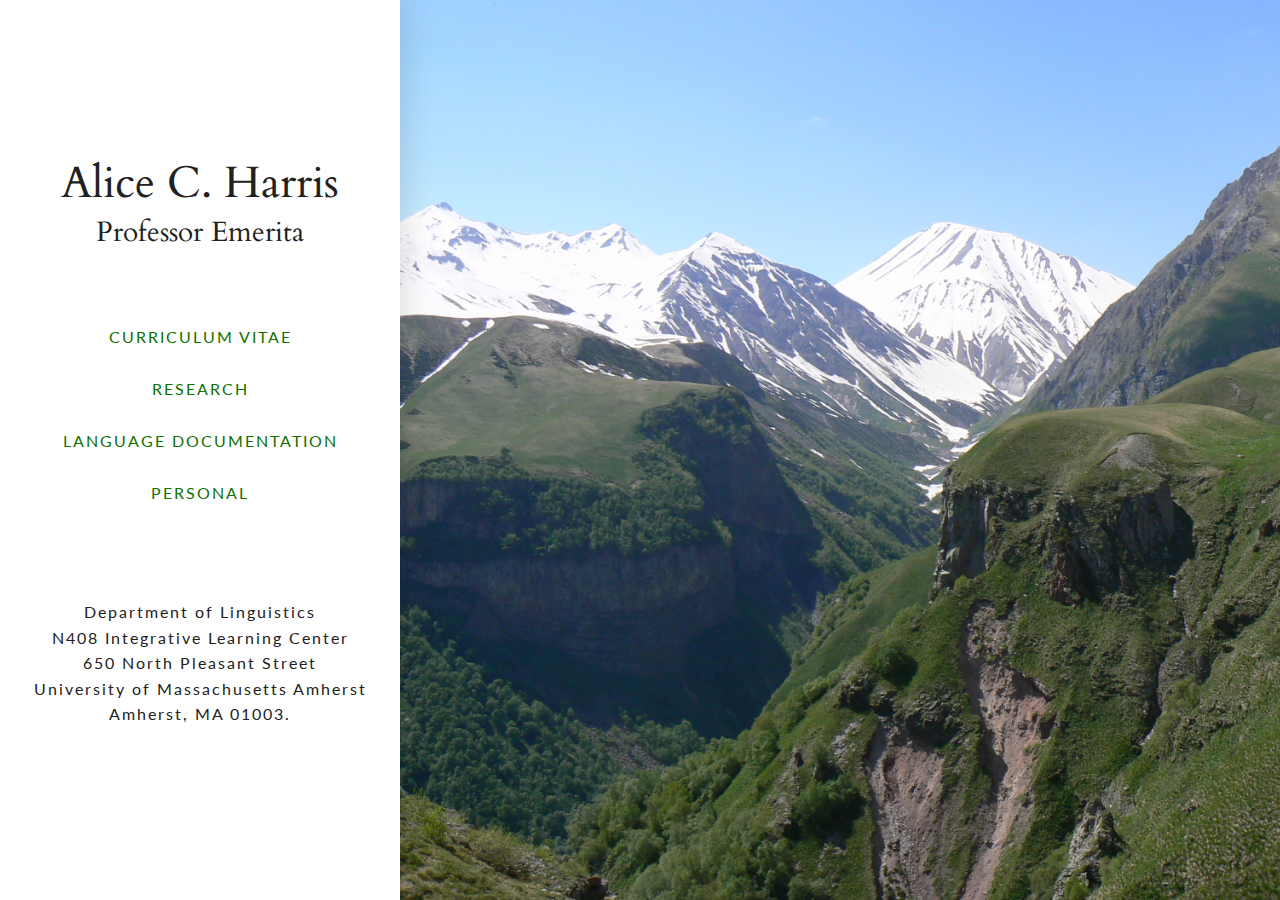
<file: index.html>
<!DOCTYPE html>
<html lang="en">

<head>
    <meta charset="UTF-8">
    <meta name="viewport" content="width=device-width, initial-scale=1.0">
    <meta http-equiv="X-UA-Compatible" content="ie=edge">
    <title>Alice C. Harris</title>
    <link rel="stylesheet" href="./style.css">
    <link rel="preconnect" href="https://fonts.googleapis.com">
    <link rel="preconnect" href="https://fonts.gstatic.com" crossorigin>
    <link href="https://fonts.googleapis.com/css2?family=Cardo&family=Lato:wght@400;700&display=swap" rel="stylesheet">
    <link rel="icon" href="./favicon.ico" type="image/x-icon">
</head>

<body>
<main>
    <header>
        <span class="header-name serif"><a href="/">Alice C. Harris</a></span>
        <span class="header-title serif">Professor Emerita</span>
        <nav>
            <span><a href="Alice-CV.pdf" target="_blank">Curriculum Vitae</a></span>
            <span><a href="research/">Research</a></span>
            <span><a href="language-documentation/">Language Documentation</a></span>
            <span><a href="personal/">Personal</a></span>
        </nav>
        <div class="address">
            <span>Department of Linguistics</span>
            <span>N408 Integrative Learning Center</span>
            <span>650 North Pleasant Street</span>
            <span>University of Massachusetts Amherst</span>
            <span>Amherst, MA 01003.</span>
        </div>
    </header>
    <section>
        <img src="caucus.jpeg" alt="Caucus">
    </section>
</main>
</body>

</html>
</file>
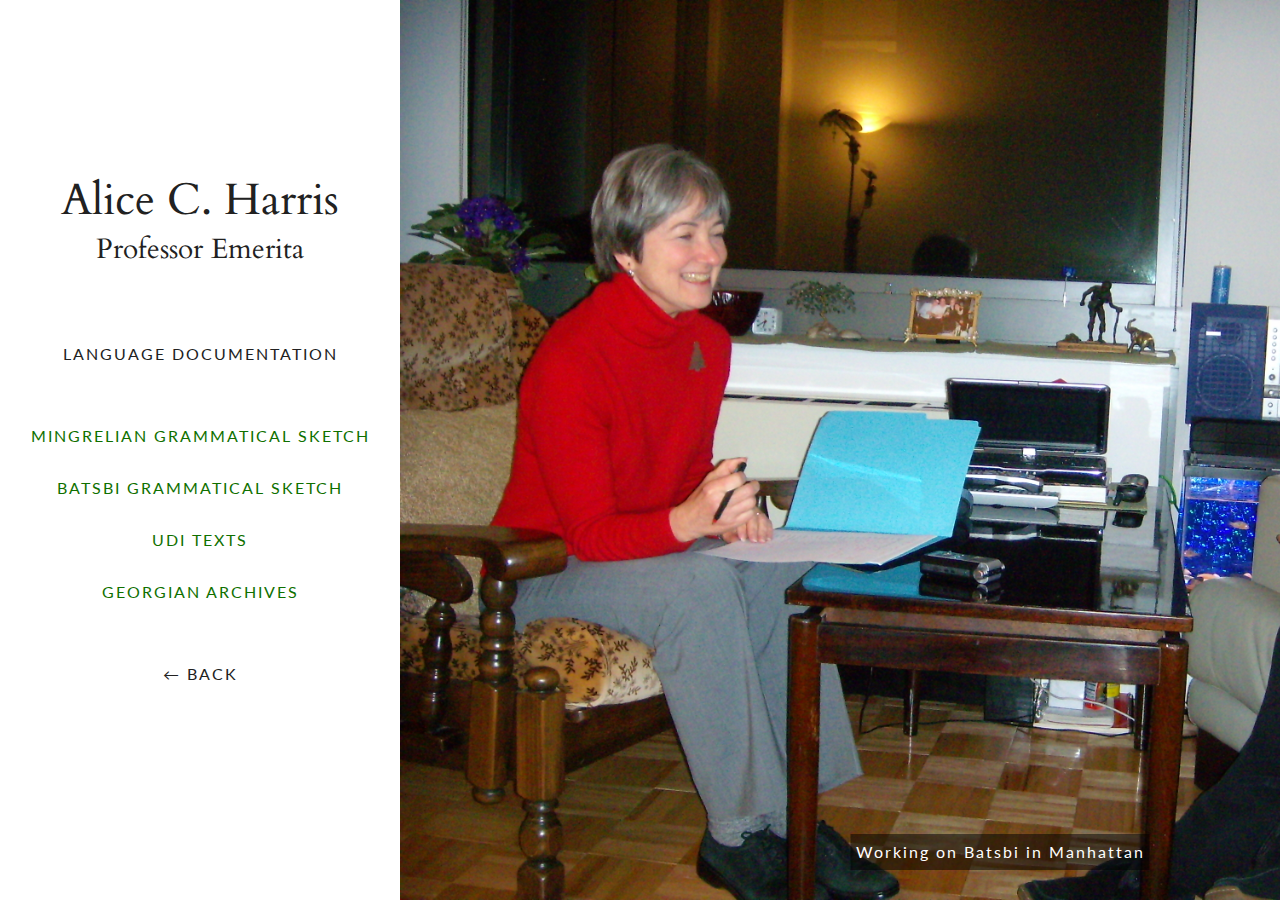
<file: language-documentation/index.html>
<!DOCTYPE html>
<html lang="en">

<head>
    <meta charset="UTF-8">
    <meta name="viewport" content="width=device-width, initial-scale=1.0">
    <meta http-equiv="X-UA-Compatible" content="ie=edge">
    <title>Alice C. Harris - Language Documentation</title>
    <link rel="stylesheet" href="../style.css">
    <link rel="preconnect" href="https://fonts.googleapis.com">
    <link rel="preconnect" href="https://fonts.gstatic.com" crossorigin>
    <link href="https://fonts.googleapis.com/css2?family=Cardo&family=Lato:wght@400;700&display=swap" rel="stylesheet">
    <link rel="icon" href="./favicon.ico" type="image/x-icon">
</head>

<body>
<main>
    <header>
        <span class="header-name serif"><a href="/">Alice C. Harris</a></span>
        <span class="header-title serif">Professor Emerita</span>
        <nav>
            <span class="page-title">Language Documentation</span>

            <span><a href="mingrelian-grammatical-sketch/">Mingrelian Grammatical Sketch</a></span>
            <span><a href="batsbi-grammatical-sketch/">Batsbi Grammatical Sketch</a></span>
            <span><a href="udi-texts/">Udi Texts</a></span>
            <span><a href="georgian-archives/">Georgian Archives</a></span>
            <span class="back"><a href="../">&larr; Back</a></span>
        </nav>
    </header>
    <section>
        <img src="language-documentation.jpeg" alt="Language Documentation">
        <span>Working on Batsbi in Manhattan</span>
    </section>
</main>
</body>

</html>
</file>
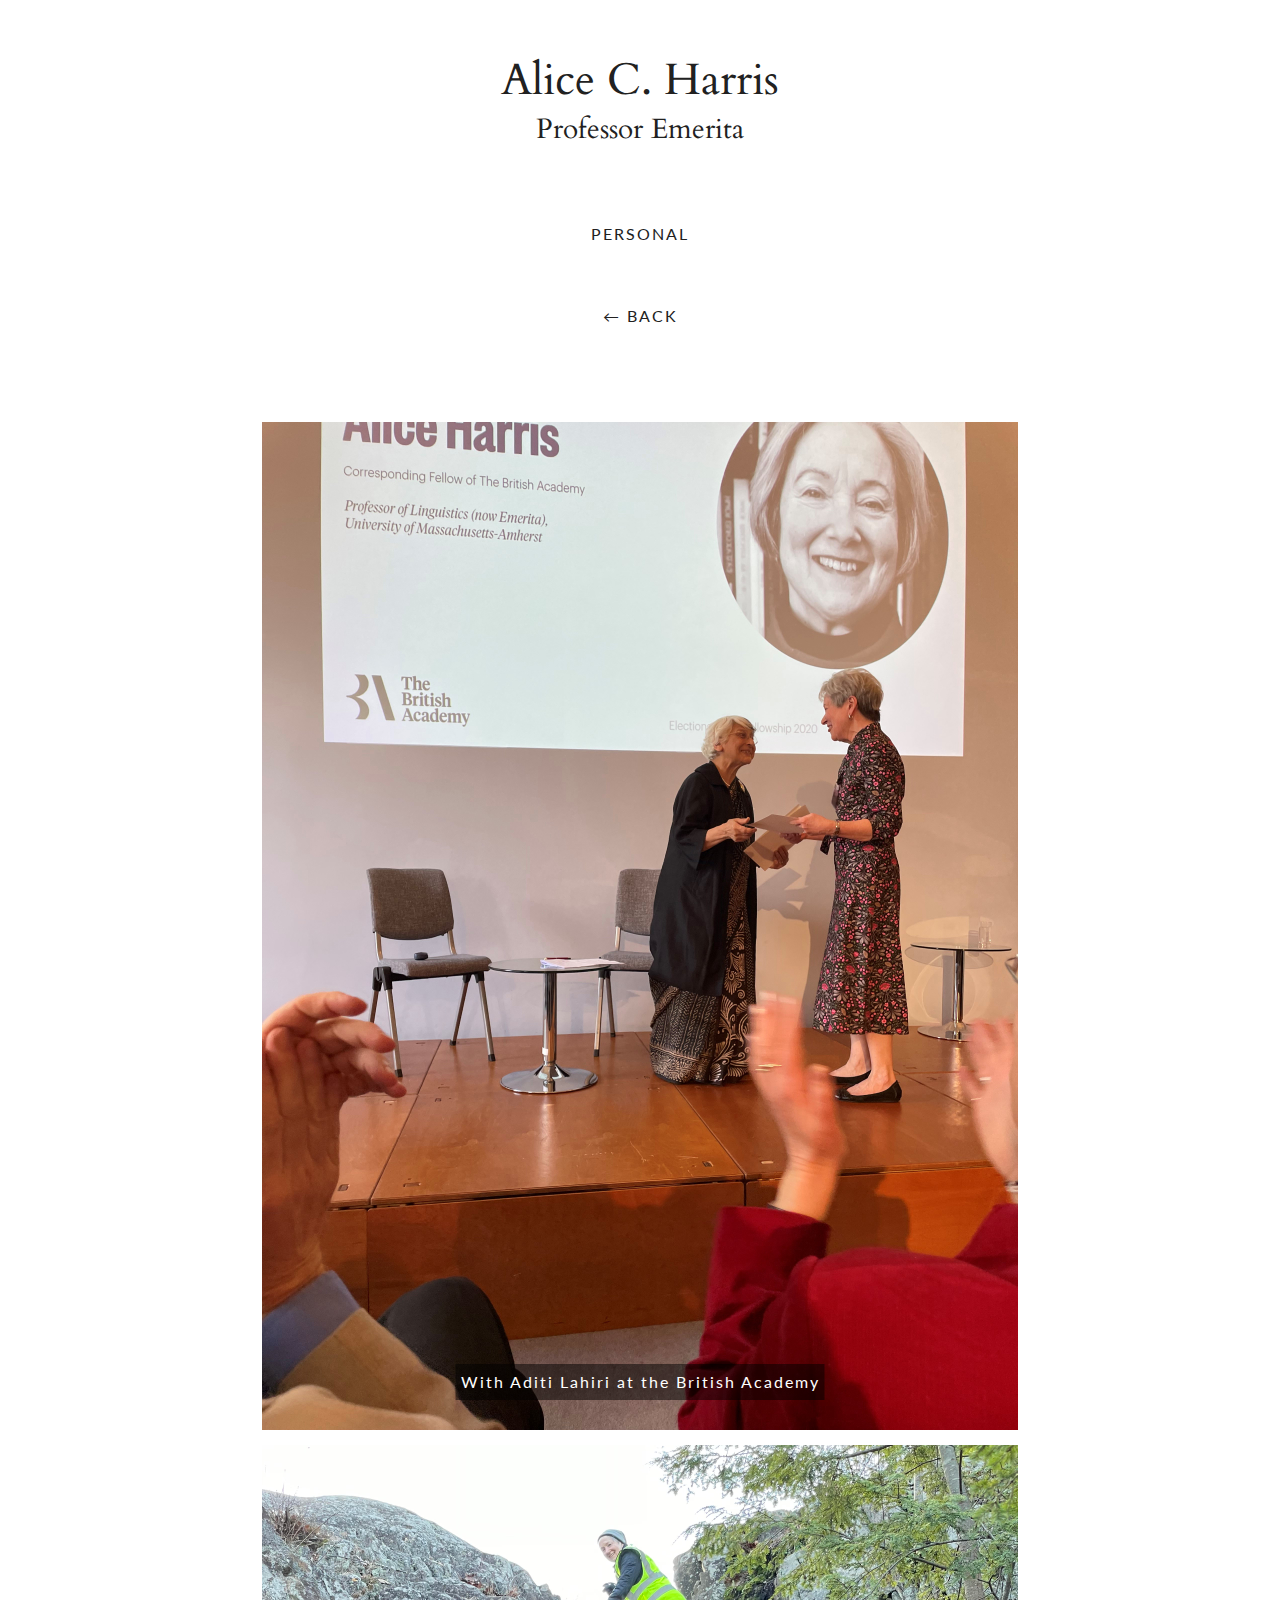
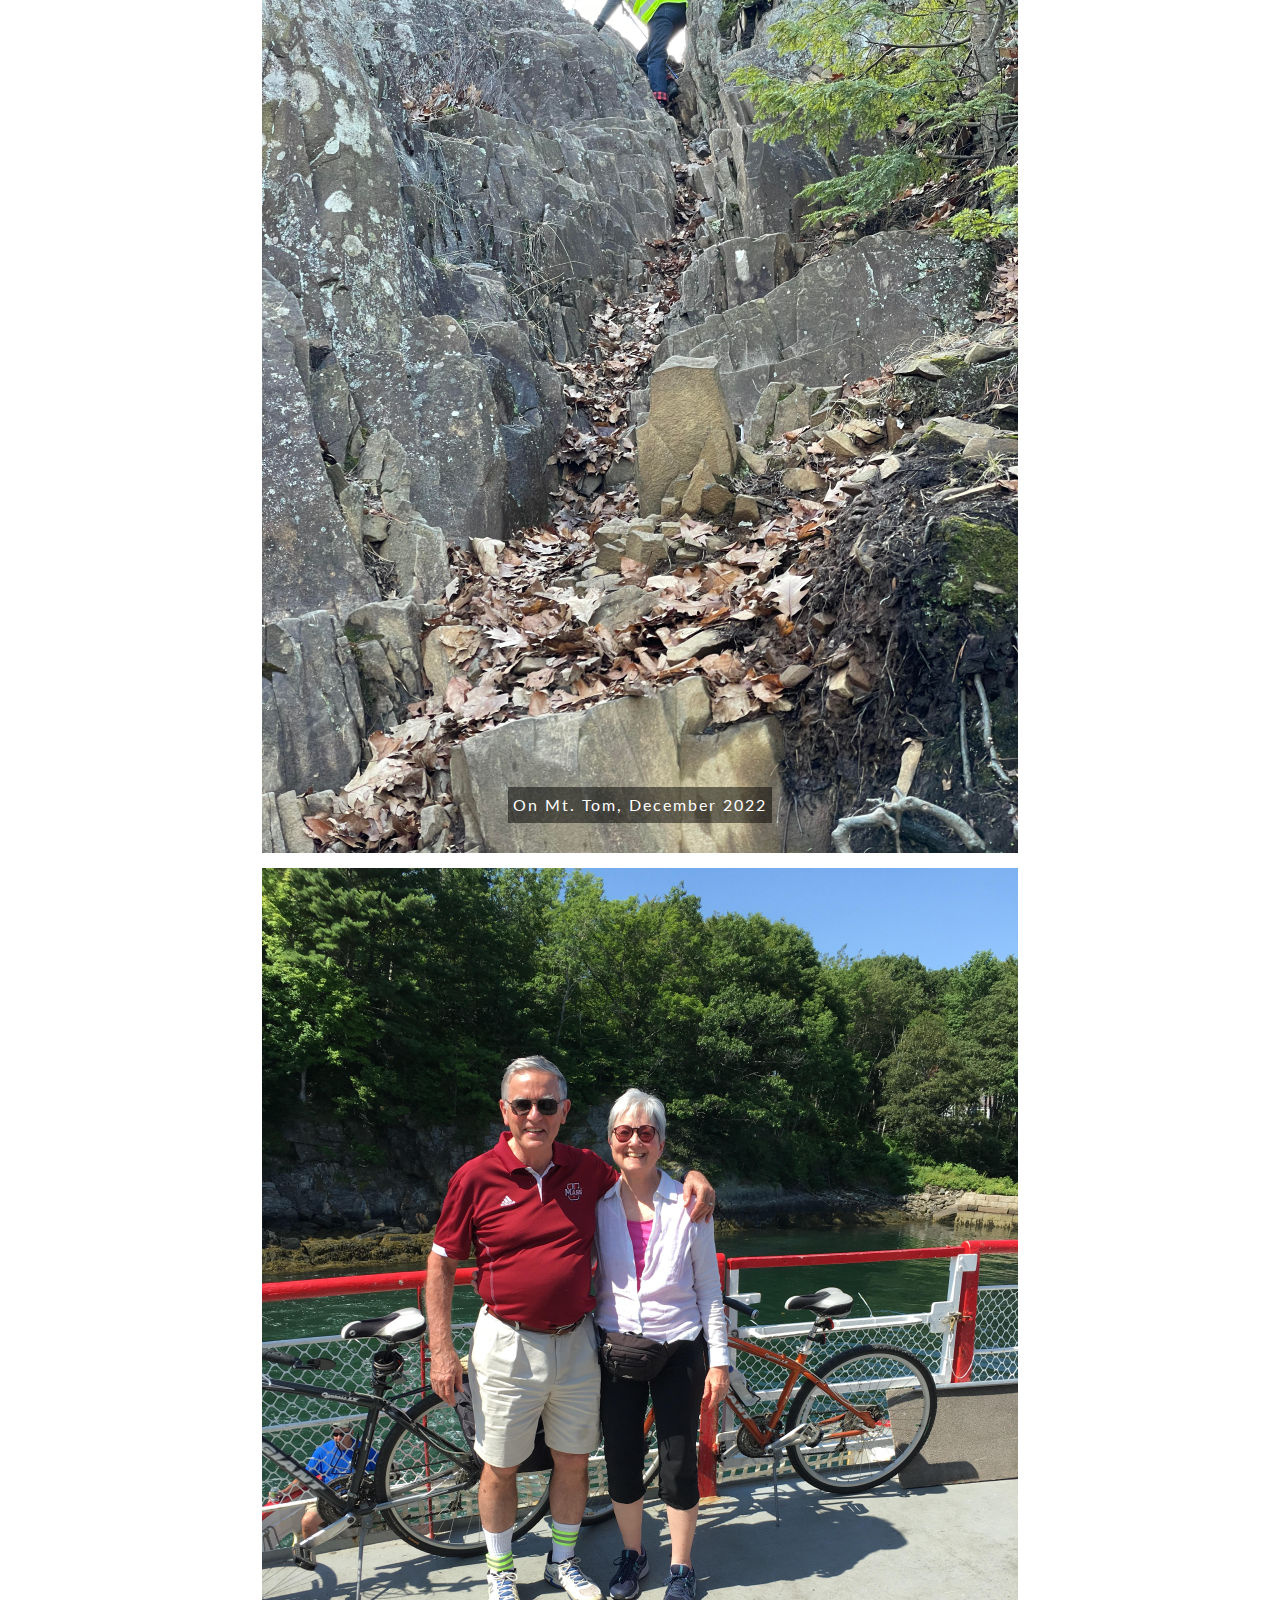
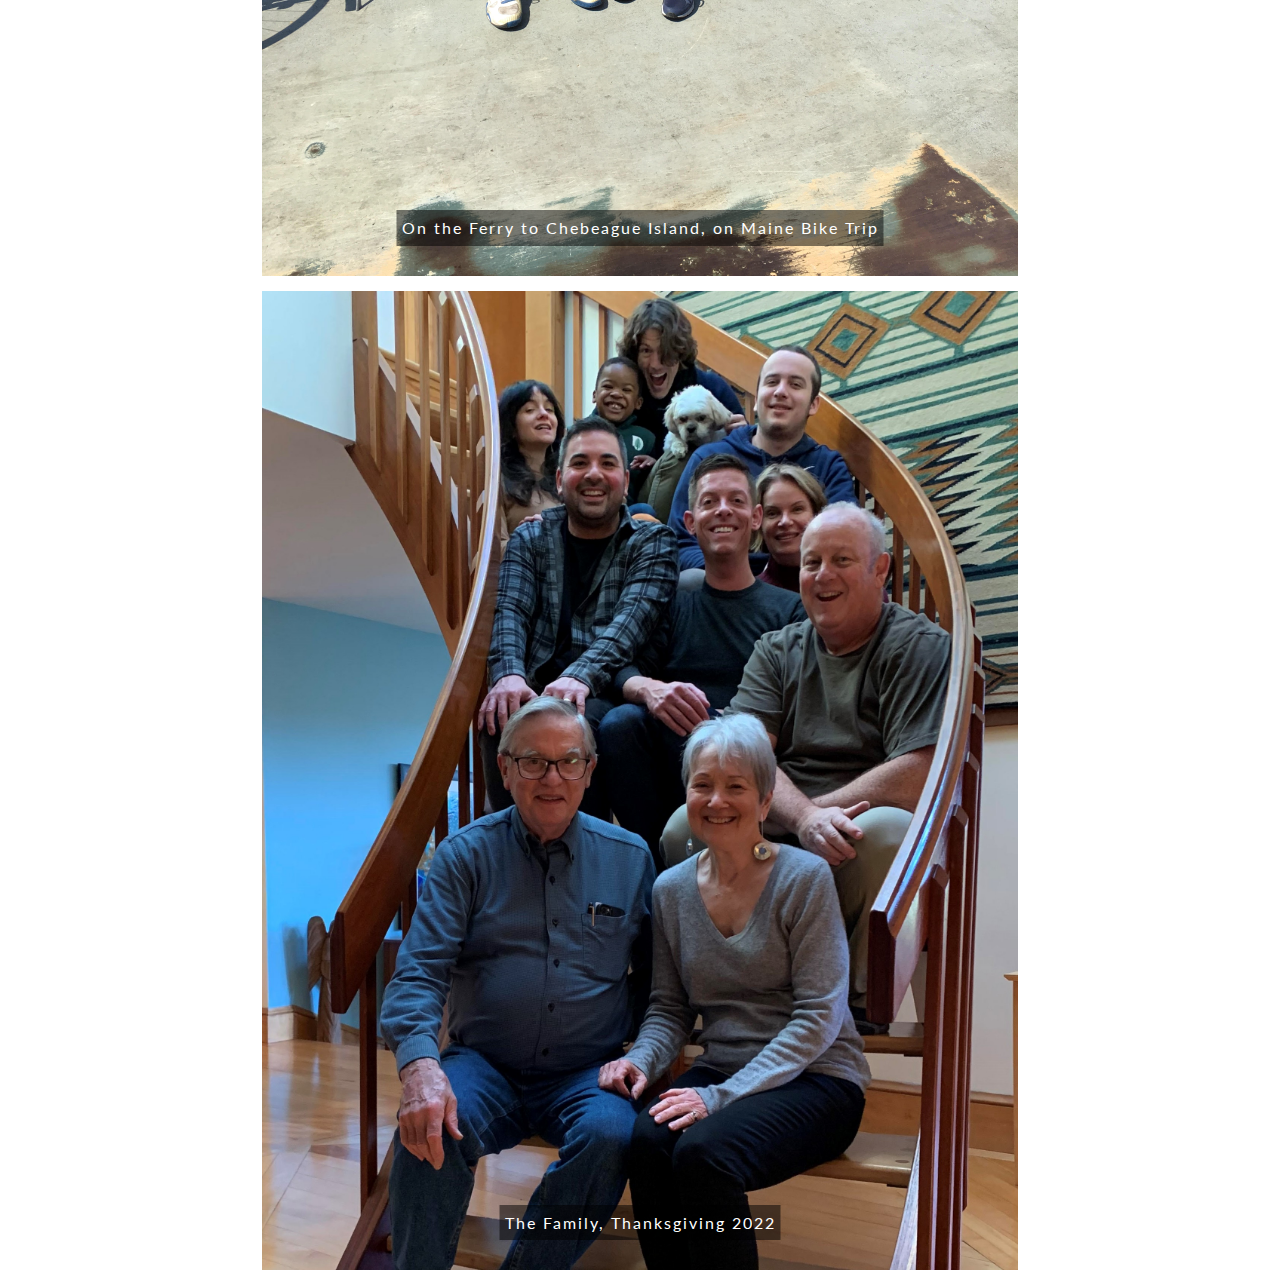
<file: personal/index.html>
<!DOCTYPE html>
<html lang="en">

<head>
    <meta charset="UTF-8">
    <meta name="viewport" content="width=device-width, initial-scale=1.0">
    <meta http-equiv="X-UA-Compatible" content="ie=edge">
    <title>Alice C. Harris - Personal</title>
    <link rel="stylesheet" href="../style.css">

    <link rel="preconnect" href="https://fonts.googleapis.com">
    <link rel="preconnect" href="https://fonts.gstatic.com" crossorigin>
    <link href="https://fonts.googleapis.com/css2?family=Cardo&family=Lato:wght@400;700&display=swap" rel="stylesheet">
    <link rel="icon" href="./favicon.ico" type="image/x-icon">

    <!-- Custom Style for Personal Page -->
    <style>
        main {
            flex-direction: column;
        }

        header {
            box-shadow: none;
        }

        section {
            margin: 0 15px 15px 15px;
        }

        section img {
            height: 100%;
            max-width: 756px;
        }

        header span.back {
            margin-top: 0;
        }
    </style>
</head>

<body>
<main>
    <header>
        <span class="header-name serif"><a href="/">Alice C. Harris</a></span>
        <span class="header-title serif">Professor Emerita</span>
        <nav>
            <span class="page-title">Personal</span>

            <span class="back"><a href="../">&larr; Back</a></span>
        </nav>
    </header>
    <section>
        <img src="personal1.jpg" alt="Alice at British Academy">
        <span>With Aditi Lahiri at the British Academy</span>
    </section>
    <section>
        <img src="personal2.jpg" alt="On Mt. Tom, December 2022">
        <span>On Mt. Tom, December 2022</span>
    </section>
    <section>
        <img src="personal3.jpeg" alt="On the Ferry to Chebeague Island, on Maine Bike Trip">
        <span>On the Ferry to Chebeague Island, on Maine Bike Trip</span>
    </section>
    <section>
        <img src="personal4.jpeg" alt="The Family, Thanksgiving 2022">
        <span>The Family, Thanksgiving 2022</span>
    </section>
</main>
</body>

</html>
</file>
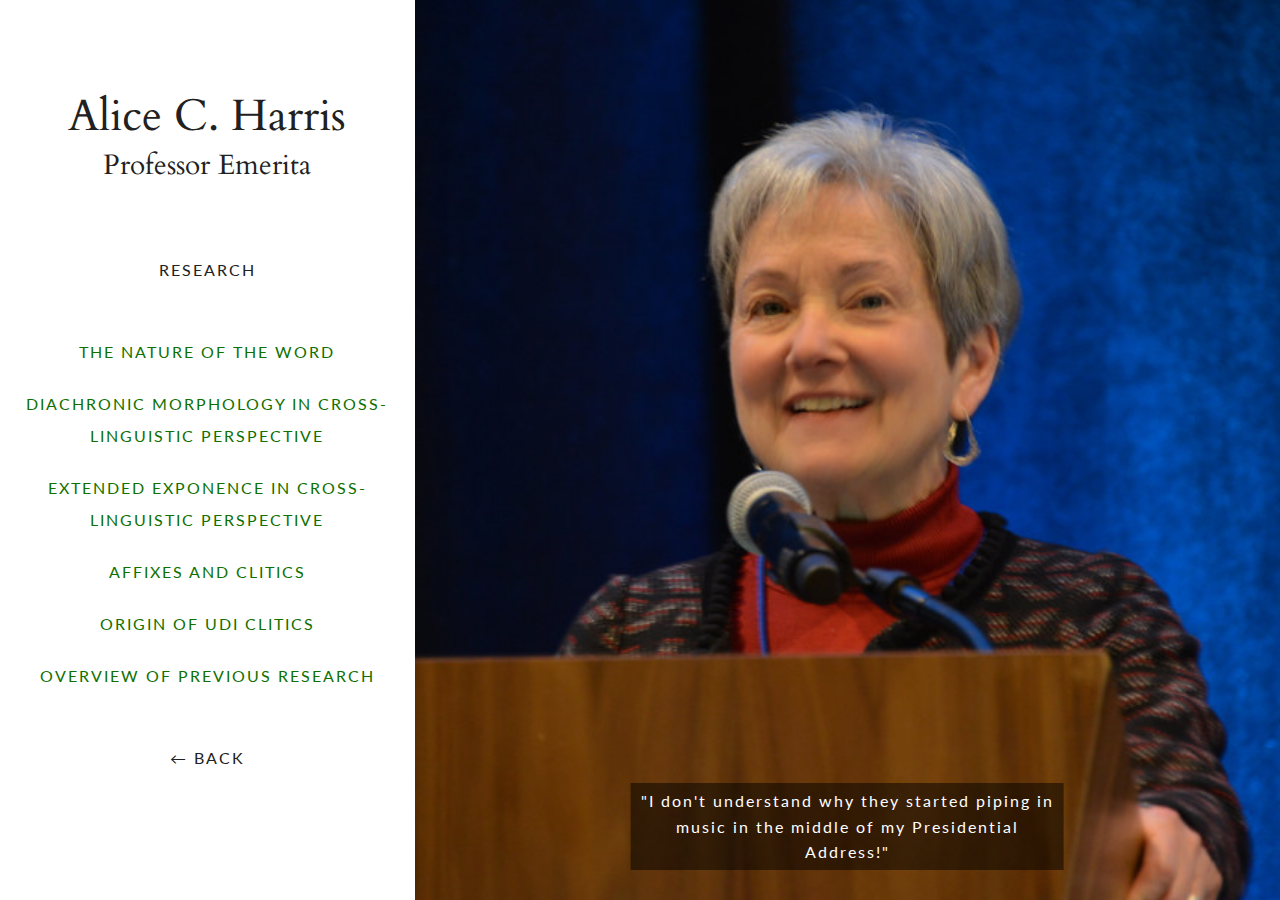
<file: research/index.html>
<!DOCTYPE html>
<html lang="en">

<head>
    <meta charset="UTF-8">
    <meta name="viewport" content="width=device-width, initial-scale=1.0">
    <meta http-equiv="X-UA-Compatible" content="ie=edge">
    <title>Alice C. Harris - Research</title>
    <link rel="stylesheet" href="../style.css">
    <link rel="preconnect" href="https://fonts.googleapis.com">
    <link rel="preconnect" href="https://fonts.gstatic.com" crossorigin>
    <link href="https://fonts.googleapis.com/css2?family=Cardo&family=Lato:wght@400;700&display=swap" rel="stylesheet">
    <link rel="icon" href="./favicon.ico" type="image/x-icon">
</head>

<body>
<main>
    <header>
        <span class="header-name serif"><a href="/">Alice C. Harris</a></span>
        <span class="header-title serif">Professor Emerita</span>
        <nav>
            <span class="page-title">Research</span>

            <span><a href="The%20Nature%20of%20the%20Word.pdf" target="_blank">The Nature of the Word</a></span>
            <span><a href="Diachronic%20Morphology%20in%20Cross.pdf" target="_blank">Diachronic Morphology in
                        Cross-Linguistic Perspective</a></span>
            <span><a href="Extended%20Exponence%20in%20Cross.pdf" target="_blank">Extended Exponence in
                        Cross-Linguistic Perspective</a></span>
            <span><a href="Affixes%20and%20Clitics.pdf" target="_blank">Affixes and Clitics</a></span>
            <span><a href="Origin%20of%20Udi%20Clitics.pdf" target="_blank">Origin of Udi Clitics</a></span>
            <span><a href="Overview%20of%20Previous%20Research.pdf" target="_blank">Overview of Previous
                        Research</a></span>
            <span class="back"><a href="../">&larr; Back</a></span>
        </nav>
    </header>
    <section>
        <img src="research.jpeg" alt="Research">
        <span>"I don't understand why they started piping in music in the middle of my Presidential Address!"</span>
    </section>
</main>
</body>

</html>
</file>
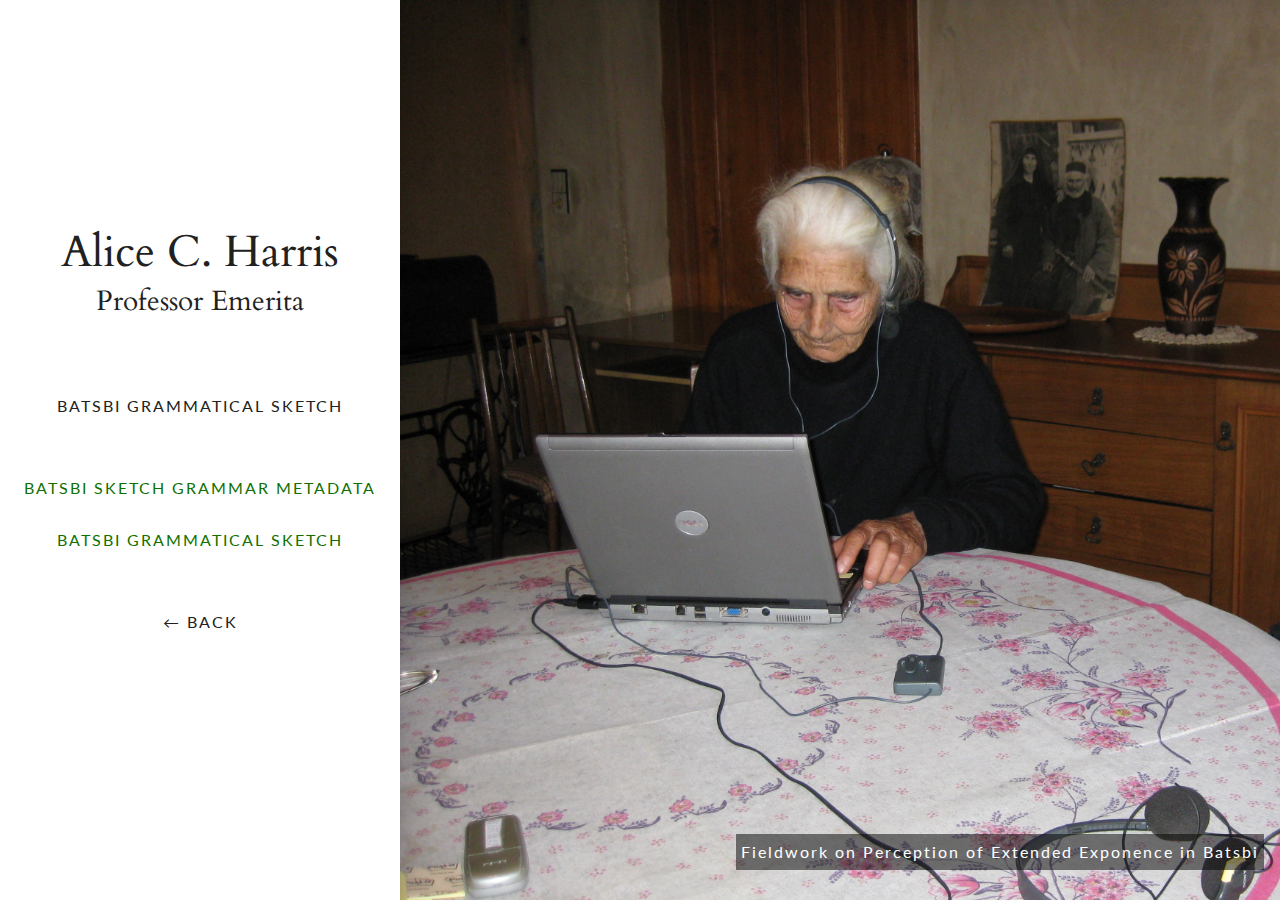
<file: language-documentation/batsbi-grammatical-sketch/index.html>
<!DOCTYPE html>
<html lang="en">

<head>
    <meta charset="UTF-8">
    <meta name="viewport" content="width=device-width, initial-scale=1.0">
    <meta http-equiv="X-UA-Compatible" content="ie=edge">
    <title>Alice C. Harris - Batsbi Grammatical Sketch</title>
    <link rel="stylesheet" href="../../style.css">
    <link rel="preconnect" href="https://fonts.googleapis.com">
    <link rel="preconnect" href="https://fonts.gstatic.com" crossorigin>
    <link href="https://fonts.googleapis.com/css2?family=Cardo&family=Lato:wght@400;700&display=swap" rel="stylesheet">
    <link rel="icon" href="./favicon.ico" type="image/x-icon">
</head>

<body>
<main>
    <header>
        <span class="header-name serif"><a href="/">Alice C. Harris</a></span>
        <span class="header-title serif">Professor Emerita</span>
        <nav>
            <span class="page-title">Batsbi Grammatical Sketch</span>

            <span><a href="Batsbi%20sketch%20grammar%20metadata.pdf" target="_blank">Batsbi Sketch Grammar Metadata</a></span>
            <span><a href="Batsbi%20sketch%20grammar.pdf" target="_blank">Batsbi Grammatical Sketch</a></span>
            <span class="back"><a href="../">&larr; Back</a></span>
        </nav>
    </header>
    <section>
        <img src="batsbi.jpeg" alt="Batsbi Grammatical Sketch">
        <span>Fieldwork on Perception of Extended Exponence in Batsbi</span>
    </section>
</main>
</body>

</html>
</file>
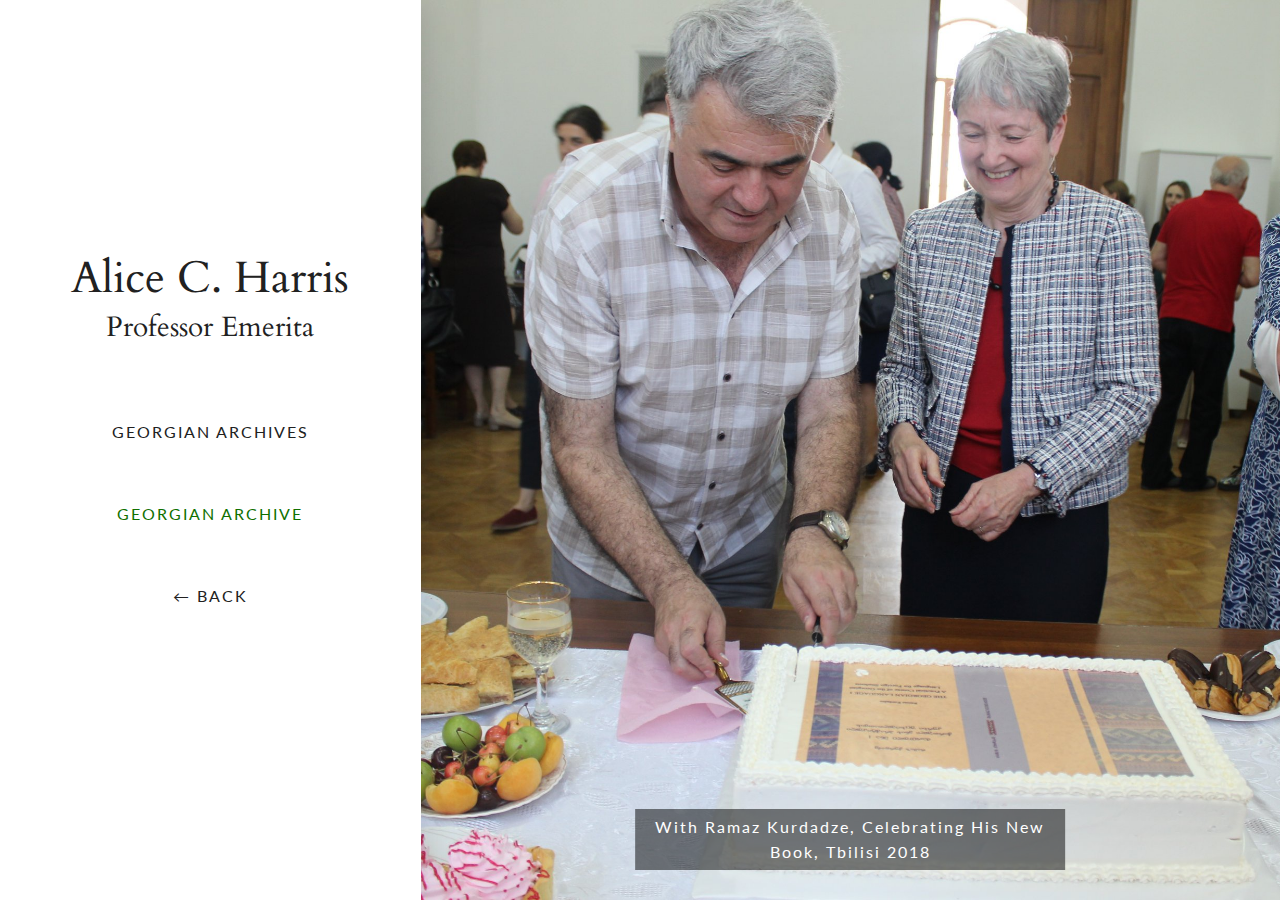
<file: language-documentation/georgian-archives/index.html>
<!DOCTYPE html>
<html lang="en">

<head>
    <meta charset="UTF-8">
    <meta name="viewport" content="width=device-width, initial-scale=1.0">
    <meta http-equiv="X-UA-Compatible" content="ie=edge">
    <title>Alice C. Harris - Georgian Archives</title>
    <link rel="stylesheet" href="../../style.css">
    <link rel="preconnect" href="https://fonts.googleapis.com">
    <link rel="preconnect" href="https://fonts.gstatic.com" crossorigin>
    <link href="https://fonts.googleapis.com/css2?family=Cardo&family=Lato:wght@400;700&display=swap" rel="stylesheet">
    <link rel="icon" href="./favicon.ico" type="image/x-icon">
</head>

<body>
<main>
    <header>
        <span class="header-name serif"><a href="/">Alice C. Harris</a></span>
        <span class="header-title serif">Professor Emerita</span>
        <nav>
            <span class="page-title">Georgian Archives</span>

            <span><a href="Georgian%20archive.pdf" target="_blank">Georgian Archive</a></span>
            <span class="back"><a href="../">&larr; Back</a></span>
        </nav>
    </header>
    <section>
        <img src="georgian-archive.jpeg" alt="Georgian Archives">
        <span>With Ramaz Kurdadze, Celebrating His New Book, Tbilisi 2018</span>
    </section>
</main>
</body>

</html>
</file>
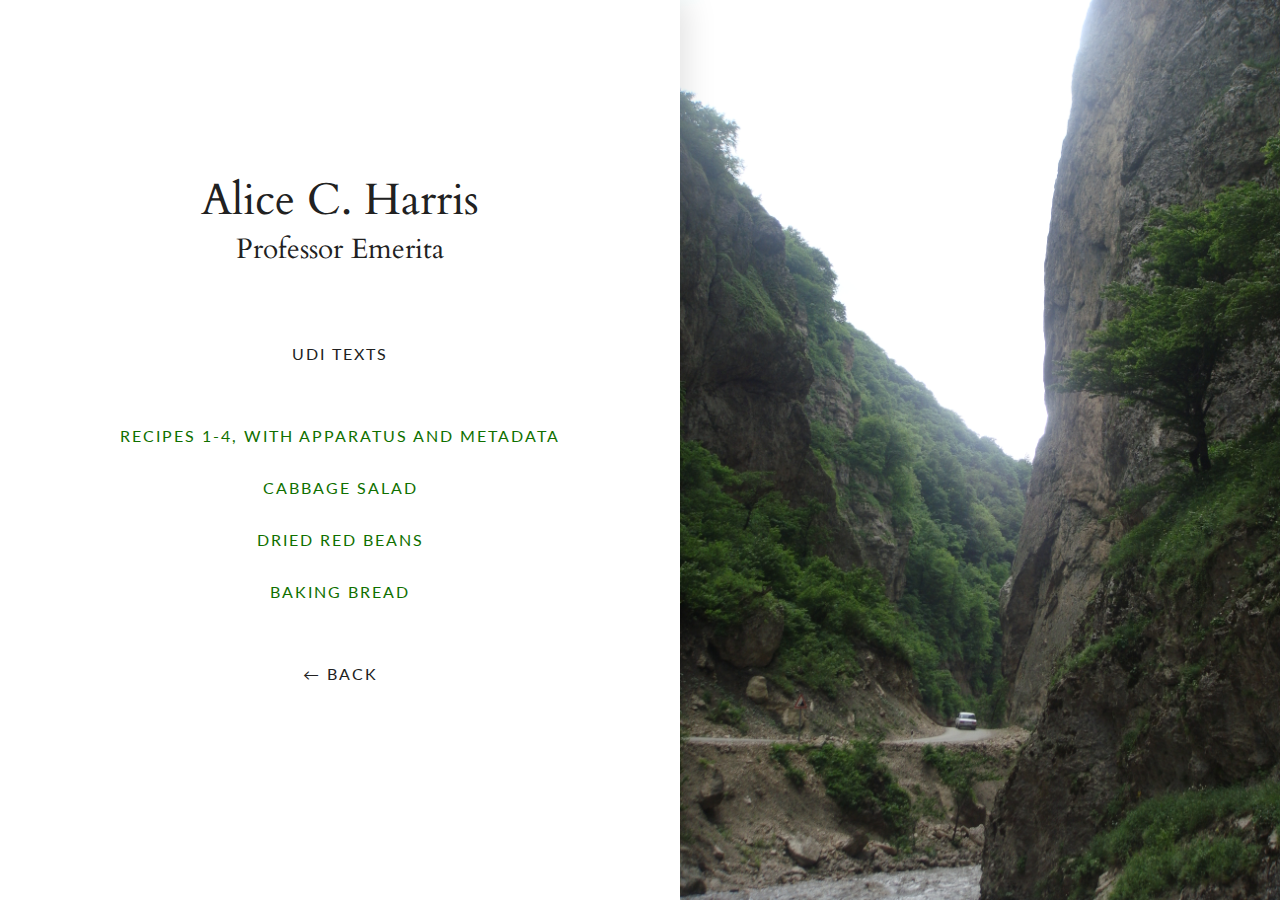
<file: language-documentation/udi-texts/index.html>
<!DOCTYPE html>
<html lang="en">

<head>
    <meta charset="UTF-8">
    <meta name="viewport" content="width=device-width, initial-scale=1.0">
    <meta http-equiv="X-UA-Compatible" content="ie=edge">
    <title>Alice C. Harris - Udi Texts</title>
    <link rel="stylesheet" href="../../style.css">
    <link rel="preconnect" href="https://fonts.googleapis.com">
    <link rel="preconnect" href="https://fonts.gstatic.com" crossorigin>
    <link href="https://fonts.googleapis.com/css2?family=Cardo&family=Lato:wght@400;700&display=swap" rel="stylesheet">
    <link rel="icon" href="./favicon.ico" type="image/x-icon">
</head>

<body>
<main>
    <header>
        <span class="header-name serif"><a href="/">Alice C. Harris</a></span>
        <span class="header-title serif">Professor Emerita</span>
        <nav>
            <span class="page-title">Udi Texts</span>
            <span><a href="recipes-1-4/">Recipes 1-4, with apparatus and metadata</a></span>
            <span><a href="cabbage%20salad.pdf" target="_blank">Cabbage salad</a></span>
            <span><a href="dried%20red%20beans.pdf" target="_blank">Dried red beans</a></span>
            <span><a href="baking%20bread.pdf" target="_blank">Baking bread</a></span>
            <span class="back"><a href="../">&larr; Back</a></span>
        </nav>
    </header>
    <section>
        <img src="udi.jpeg" alt="Udi Texts">
    </section>
</main>
</body>

</html>
</file>
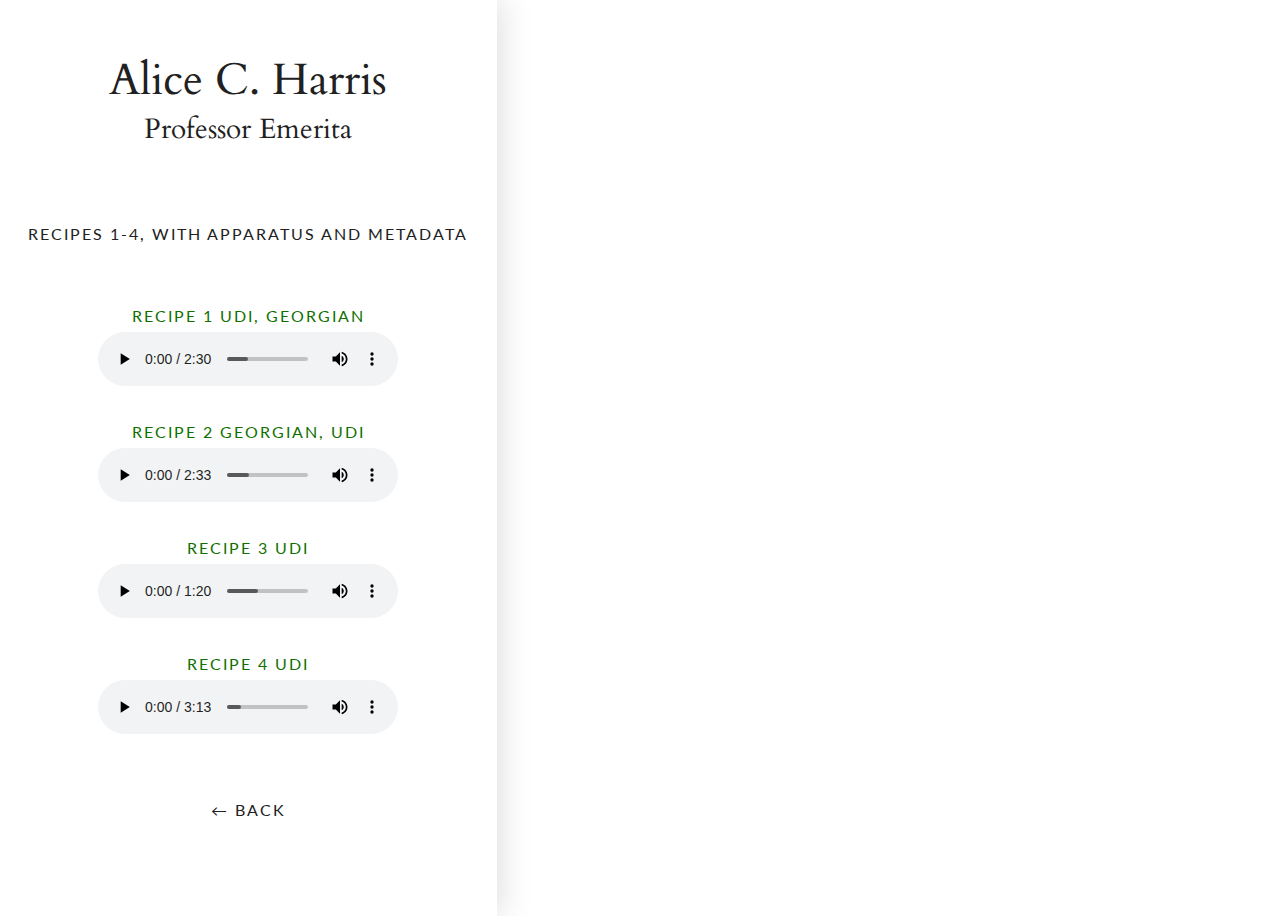
<file: language-documentation/udi-texts/recipes-1-4/index.html>
<!DOCTYPE html>
<html lang="en">

<head>
    <meta charset="UTF-8">
    <meta name="viewport" content="width=device-width, initial-scale=1.0">
    <meta http-equiv="X-UA-Compatible" content="ie=edge">
    <title>Alice C. Harris - Udi Texts</title>
    <link rel="stylesheet" href="../../../style.css">
    <link rel="preconnect" href="https://fonts.googleapis.com">
    <link rel="preconnect" href="https://fonts.gstatic.com" crossorigin>
    <link href="https://fonts.googleapis.com/css2?family=Cardo&family=Lato:wght@400;700&display=swap" rel="stylesheet">
    <link rel="icon" href="./favicon.ico" type="image/x-icon">
</head>

<body>
<main>
    <header class="fixed-width">
        <span class="header-name serif"><a href="/">Alice C. Harris</a></span>
        <span class="header-title serif">Professor Emerita</span>
        <nav>
            <span class="page-title">Recipes 1-4, with apparatus and metadata</span>

            <span>
                Recipe 1 Udi, Georgian<br>
                <audio controls>
                    <source src="recipe1_Udi_Georgian.mp3">
                    <a href="recipe1_Udi_Georgian.mp3">Download audio</a>.
                </audio>
            </span>
            <span>
                Recipe 2 Georgian, Udi<br>
                <audio controls>
                    <source src="recipe2_Georgian_Udi.mp3">
                    <a href="recipe2_Georgian_Udi.mp3">Download audio</a>.
                </audio>
            </span>
            <span>
                Recipe 3 Udi<br>
                <audio controls>
                    <source src="recipe3_Udi.mp3">
                    <a href="recipe3_Udi.mp3">Download audio</a>.
                </audio>
            </span>
            <span>
                Recipe 4 Udi<br>
                <audio controls>
                    <source src="recipe4_Udi.mp3">
                    <a href="recipe4_Udi.mp3">Download audio</a>.
                </audio>
            </span>

            <span class="back"><a href="../">&larr; Back</a></span>
        </nav>
    </header>
    <section class="pdf">
        <iframe src="Udi%20Texts%201-4.pdf" frameborder="0"></iframe>
    </section>
</main>
</body>

</html>
</file>
<file: style.css>
:root {
    --brand: #107000;
    --text: #212121;
    --caption: #ffffff;
    --caption-bg: rgb(0, 0, 0, 0.5);
}

body {
    margin: 0;
    font-family: 'Lato', sans-serif;
    color: var(--text);
}

.serif {
    font-family: 'Cardo', serif;
}

main {
    display: flex;
    align-items: stretch;
}

/* Header */

header {
    flex-grow: 1;
    display: flex;
    flex-direction: column;
    align-items: center;
    justify-content: center;
    box-shadow: 5px 0px 30px #00000020;
    z-index: 10;
    min-width: 400px;
    padding-top: 50px;
    padding-bottom: 70px;
}

header.fixed-width {
    width: 400px;
}

header .header-name {
    font-size: 44px;
}

header .header-name a {
    text-decoration: none;
    color: var(--text);
}

header .header-title {
    font-size: 28px;
}

/* Navigation Menu */
header nav {
    margin-top: 70px;
    width: 90%;
}

.page-title {
    margin-bottom: 50px;
    color: var(--text);
}

header nav span {
    color: var(--brand);
    display: block;
    text-align: center;
    margin-bottom: 20px;
    letter-spacing: 2px;
    line-height: 2;
    text-transform: uppercase;
}

header nav a {
    color: var(--brand);
    text-decoration: none;
    transition: 200ms ease-in-out;
    border-bottom: 1px solid transparent;
    padding-bottom: 5px;
}

header nav a:hover {
    border-color: var(--brand);
}

header span.back {
    margin-top: 50px;
}

header span.back a {
    color: var(--text);
}

header span.back a:hover {
    border-color: var(--text);
}

/* Address */
header .address {
    margin-top: 70px;
}

header .address span {
    display: block;
    text-align: center;
    line-height: 1.6;
    letter-spacing: 2px;
}

/* Image Section */
section {
    position: relative;
    text-align: center;
    background-repeat: repeat;
}

section > img {
    height: 100vh;
    object-fit: contain;
    vertical-align: middle;
}

section > span {
    position: absolute;
    bottom: 30px;
    transform: translate(-50%, 0%);
    left: 50%;
    text-align: center;
    color: var(--caption);
    line-height: 1.6;
    letter-spacing: 2px;
    padding: 5px;
    background-color: var(--caption-bg);
}

/* PDF Section */
section.pdf {
    flex-grow: 5;
}

section > iframe {
    height: 100vh;
    width: 100%;
}

/* Mobile */
@media screen and (max-width: 768px) {
    main {
        flex-direction: column;
    }

    header {
        min-width: 0;
    }

    section > img {
        width: 100%;
        height: 100%;
    }

    /*section > iframe {*/
    /*    width: 100%;*/
    /*    height: 100vh;*/
    /*}*/
}
</file>
